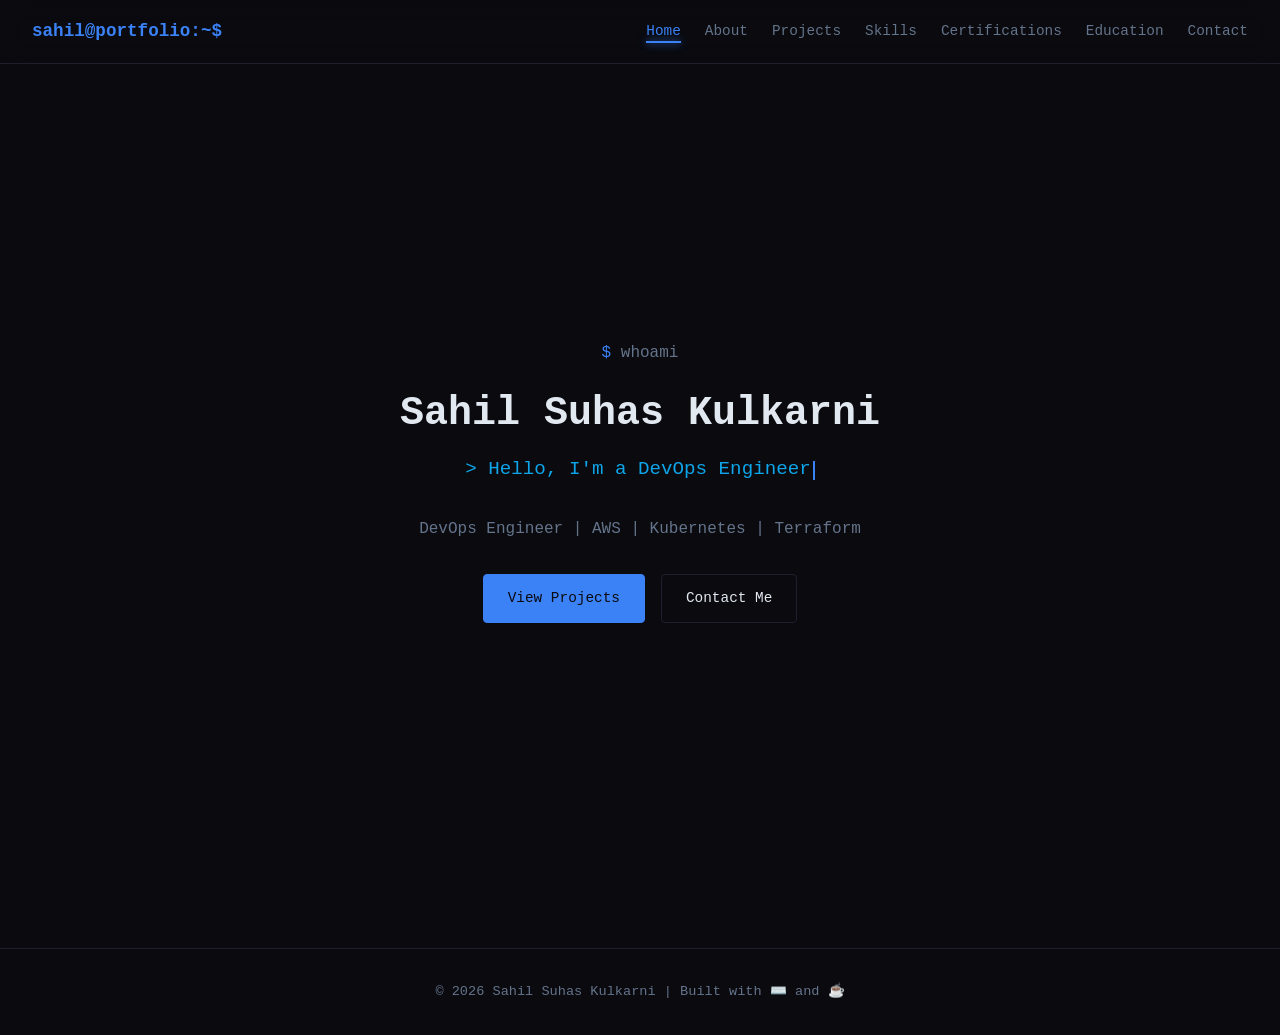
<file: index.html>
<!DOCTYPE html>
<html lang="en">
<head>
  <meta charset="UTF-8">
  <meta name="viewport" content="width=device-width, initial-scale=1.0">
  <title>Sahil Suhas Kulkarni | DevOps Engineer</title>
  <link rel="stylesheet" href="css/style.css">
</head>
<body>
  <nav class="nav">
    <div class="nav-logo">sahil@portfolio:~$</div>
    <button class="nav-toggle" id="navToggle">&#9776;</button>
    <ul class="nav-links" id="navLinks">
      <li><a href="index.html">Home</a></li>
      <li><a href="about.html">About</a></li>
      <li><a href="projects.html">Projects</a></li>
      <li><a href="skills.html">Skills</a></li>
      <li><a href="certifications.html">Certifications</a></li>
      <li><a href="education.html">Education</a></li>
      <li><a href="contact.html">Contact</a></li>
    </ul>
  </nav>

  <main class="main">
    <section class="hero">
      <div class="hero-terminal"><span>$</span> whoami</div>
      <h1 class="hero-title">Sahil Suhas Kulkarni</h1>
      <p class="hero-subtitle"><span id="typed-text"></span><span class="typing-cursor"></span></p>
      <p style="color: var(--text-muted); margin-bottom: 2rem;">DevOps Engineer | AWS | Kubernetes | Terraform</p>
      <div class="hero-cta">
        <a href="projects.html" class="btn btn-primary">View Projects</a>
        <a href="contact.html" class="btn btn-outline">Contact Me</a>
      </div>
    </section>
  </main>

  <footer class="footer">
    <p>&copy; 2026 Sahil Suhas Kulkarni | Built with &#9000;&#65039; and &#9749;</p>
  </footer>

  <script src="js/main.js"></script>
</body>
</html>
</file>
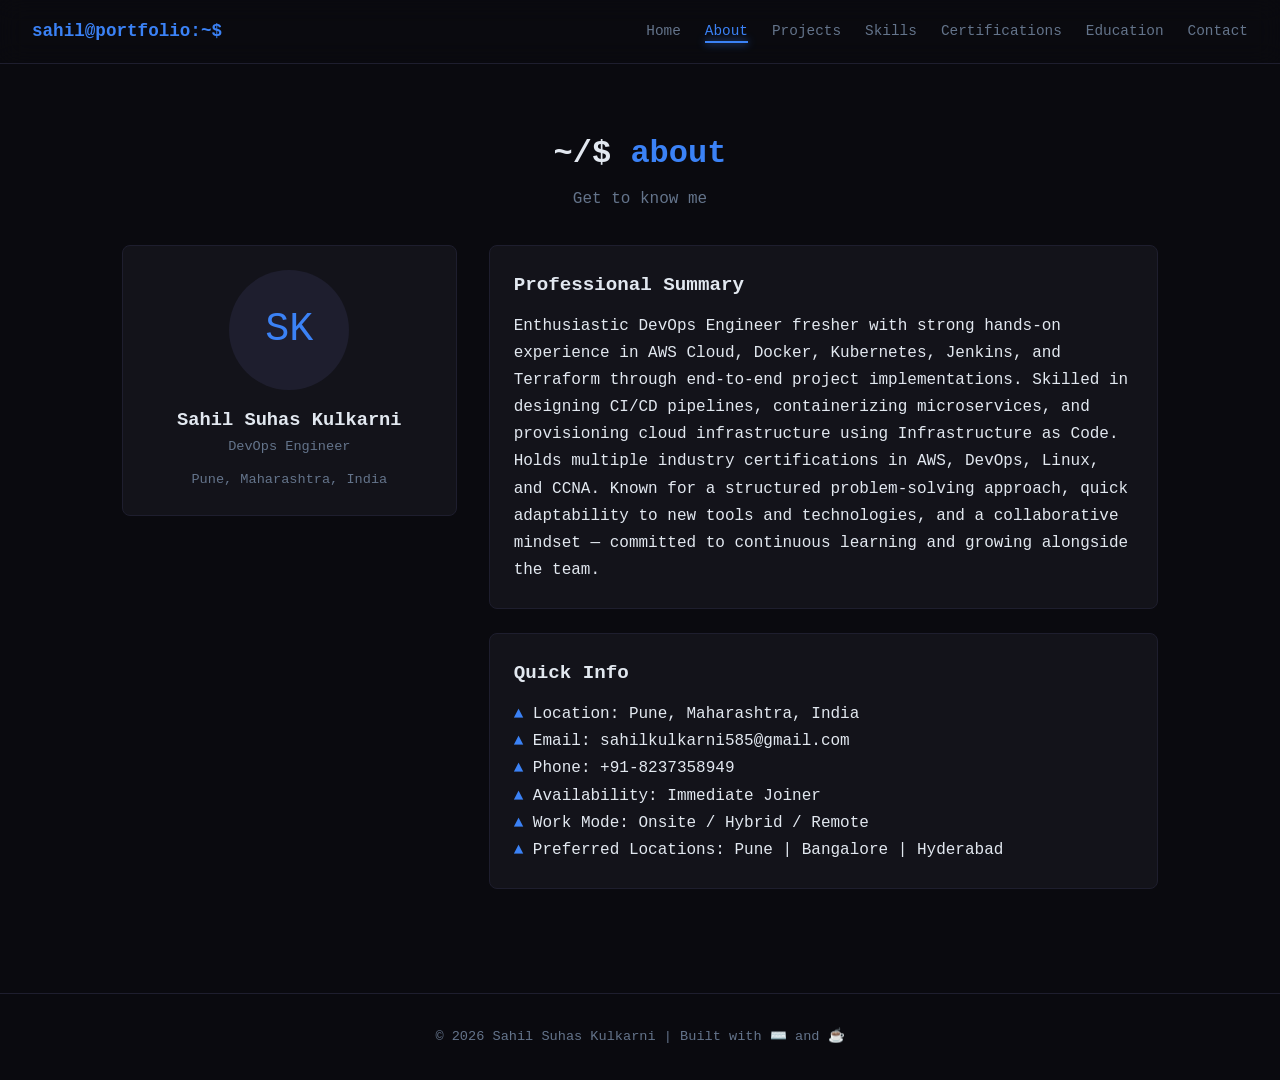
<file: about.html>
<!DOCTYPE html>
<html lang="en">
<head>
  <meta charset="UTF-8">
  <meta name="viewport" content="width=device-width, initial-scale=1.0">
  <title>About | Sahil Suhas Kulkarni</title>
  <link rel="stylesheet" href="css/style.css">
</head>
<body>
  <nav class="nav">
    <div class="nav-logo">sahil@portfolio:~$</div>
    <button class="nav-toggle" id="navToggle">&#9776;</button>
    <ul class="nav-links" id="navLinks">
      <li><a href="index.html">Home</a></li>
      <li><a href="about.html">About</a></li>
      <li><a href="projects.html">Projects</a></li>
      <li><a href="skills.html">Skills</a></li>
      <li><a href="certifications.html">Certifications</a></li>
      <li><a href="education.html">Education</a></li>
      <li><a href="contact.html">Contact</a></li>
    </ul>
  </nav>

  <main class="main">
    <div class="container">
      <div class="page-header">
        <h1>~/$ <span>about</span></h1>
        <p>Get to know me</p>
      </div>
      <div class="about-grid" style="display: grid; grid-template-columns: 1fr 2fr; gap: 2rem; align-items: start;">
        <div class="card fade-in" style="text-align: center;">
          <div style="width: 120px; height: 120px; border-radius: 50%; background: var(--border-color); margin: 0 auto 1rem; display: flex; align-items: center; justify-content: center; font-size: 2.5rem; color: var(--accent-primary);">SK</div>
          <h3>Sahil Suhas Kulkarni</h3>
          <p class="card-meta">DevOps Engineer</p>
          <p style="font-size: 0.85rem; color: var(--text-muted); margin-top: 0.5rem;">Pune, Maharashtra, India</p>
        </div>
        <div>
          <div class="card fade-in">
            <h3 class="card-title">Professional Summary</h3>
            <div class="card-body">
              <p>Enthusiastic DevOps Engineer fresher with strong hands-on experience in AWS Cloud, Docker, Kubernetes, Jenkins, and Terraform through end-to-end project implementations. Skilled in designing CI/CD pipelines, containerizing microservices, and provisioning cloud infrastructure using Infrastructure as Code. Holds multiple industry certifications in AWS, DevOps, Linux, and CCNA. Known for a structured problem-solving approach, quick adaptability to new tools and technologies, and a collaborative mindset &mdash; committed to continuous learning and growing alongside the team.</p>
            </div>
          </div>
          <div class="card fade-in">
            <h3 class="card-title">Quick Info</h3>
            <div class="card-body">
              <p><span style="color: var(--accent-primary);">&#9650;</span> Location: Pune, Maharashtra, India</p>
              <p><span style="color: var(--accent-primary);">&#9650;</span> Email: sahilkulkarni585@gmail.com</p>
              <p><span style="color: var(--accent-primary);">&#9650;</span> Phone: +91-8237358949</p>
              <p><span style="color: var(--accent-primary);">&#9650;</span> Availability: Immediate Joiner</p>
              <p><span style="color: var(--accent-primary);">&#9650;</span> Work Mode: Onsite / Hybrid / Remote</p>
              <p><span style="color: var(--accent-primary);">&#9650;</span> Preferred Locations: Pune | Bangalore | Hyderabad</p>
            </div>
          </div>
        </div>
      </div>
    </div>
  </main>

  <footer class="footer">
    <p>&copy; 2026 Sahil Suhas Kulkarni | Built with &#9000;&#65039; and &#9749;</p>
  </footer>

  <script src="js/main.js"></script>
</body>
</html>
</file>
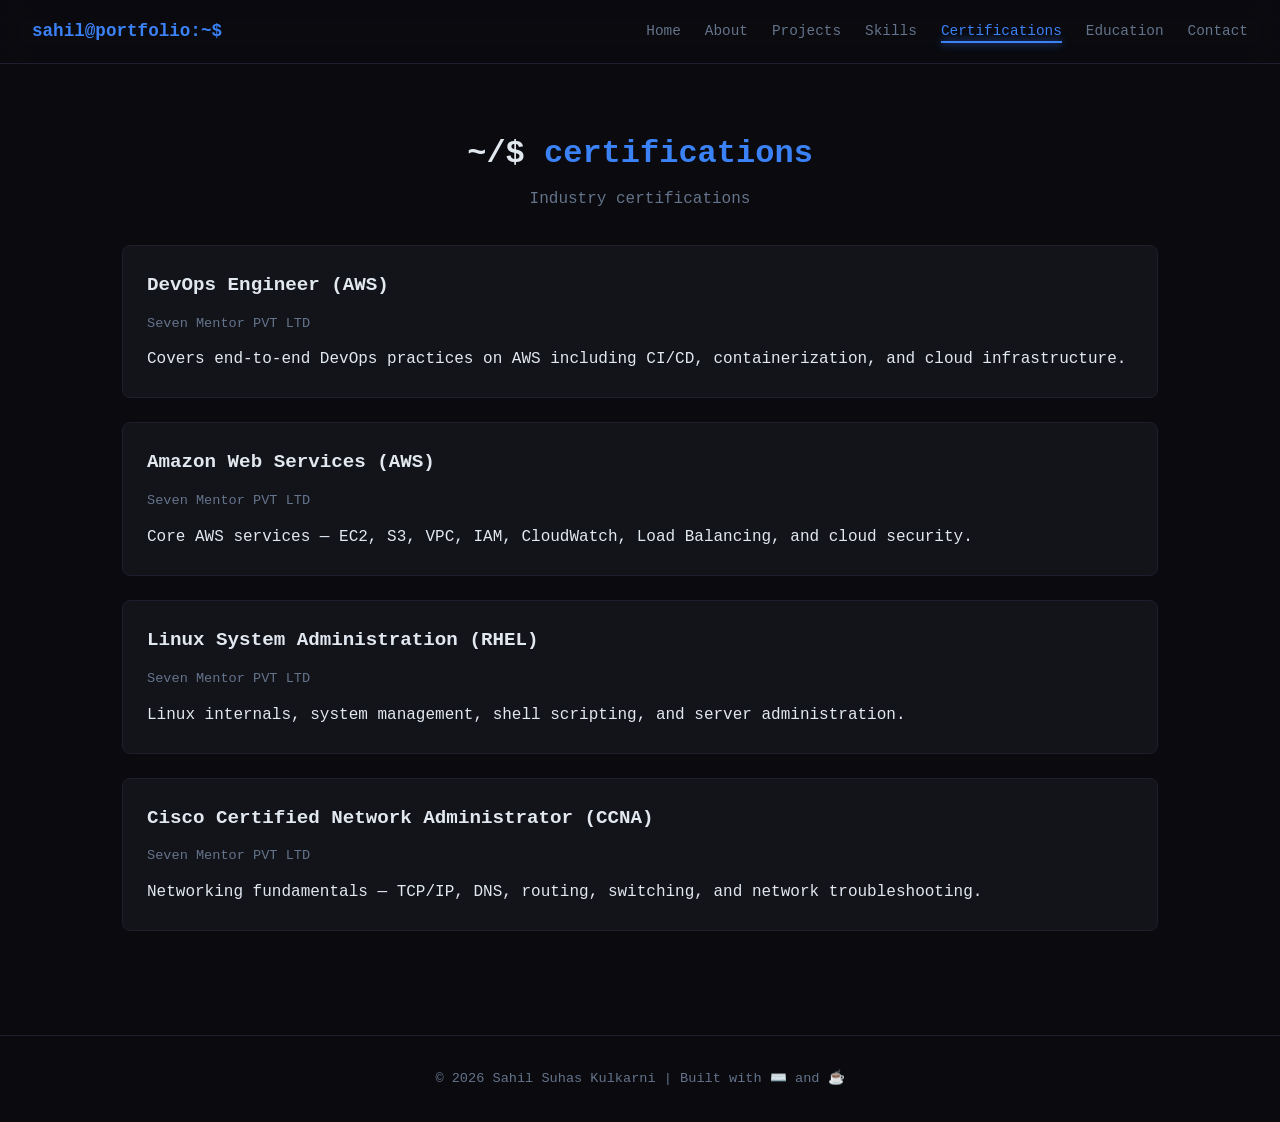
<file: certifications.html>
<!DOCTYPE html>
<html lang="en">
<head>
  <meta charset="UTF-8">
  <meta name="viewport" content="width=device-width, initial-scale=1.0">
  <title>Certifications | Sahil Suhas Kulkarni</title>
  <link rel="stylesheet" href="css/style.css">
</head>
<body>
  <nav class="nav">
    <div class="nav-logo">sahil@portfolio:~$</div>
    <button class="nav-toggle" id="navToggle">&#9776;</button>
    <ul class="nav-links" id="navLinks">
      <li><a href="index.html">Home</a></li>
      <li><a href="about.html">About</a></li>
      <li><a href="projects.html">Projects</a></li>
      <li><a href="skills.html">Skills</a></li>
      <li><a href="certifications.html">Certifications</a></li>
      <li><a href="education.html">Education</a></li>
      <li><a href="contact.html">Contact</a></li>
    </ul>
  </nav>

  <main class="main">
    <div class="container">
      <div class="page-header">
        <h1>~/$ <span>certifications</span></h1>
        <p>Industry certifications</p>
      </div>

      <div class="card fade-in">
        <h3 class="card-title">DevOps Engineer (AWS)</h3>
        <div class="card-meta">Seven Mentor PVT LTD</div>
        <div class="card-body">Covers end-to-end DevOps practices on AWS including CI/CD, containerization, and cloud infrastructure.</div>
      </div>

      <div class="card fade-in">
        <h3 class="card-title">Amazon Web Services (AWS)</h3>
        <div class="card-meta">Seven Mentor PVT LTD</div>
        <div class="card-body">Core AWS services &mdash; EC2, S3, VPC, IAM, CloudWatch, Load Balancing, and cloud security.</div>
      </div>

      <div class="card fade-in">
        <h3 class="card-title">Linux System Administration (RHEL)</h3>
        <div class="card-meta">Seven Mentor PVT LTD</div>
        <div class="card-body">Linux internals, system management, shell scripting, and server administration.</div>
      </div>

      <div class="card fade-in">
        <h3 class="card-title">Cisco Certified Network Administrator (CCNA)</h3>
        <div class="card-meta">Seven Mentor PVT LTD</div>
        <div class="card-body">Networking fundamentals &mdash; TCP/IP, DNS, routing, switching, and network troubleshooting.</div>
      </div>
    </div>
  </main>

  <footer class="footer">
    <p>&copy; 2026 Sahil Suhas Kulkarni | Built with &#9000;&#65039; and &#9749;</p>
  </footer>

  <script src="js/main.js"></script>
</body>
</html>
</file>
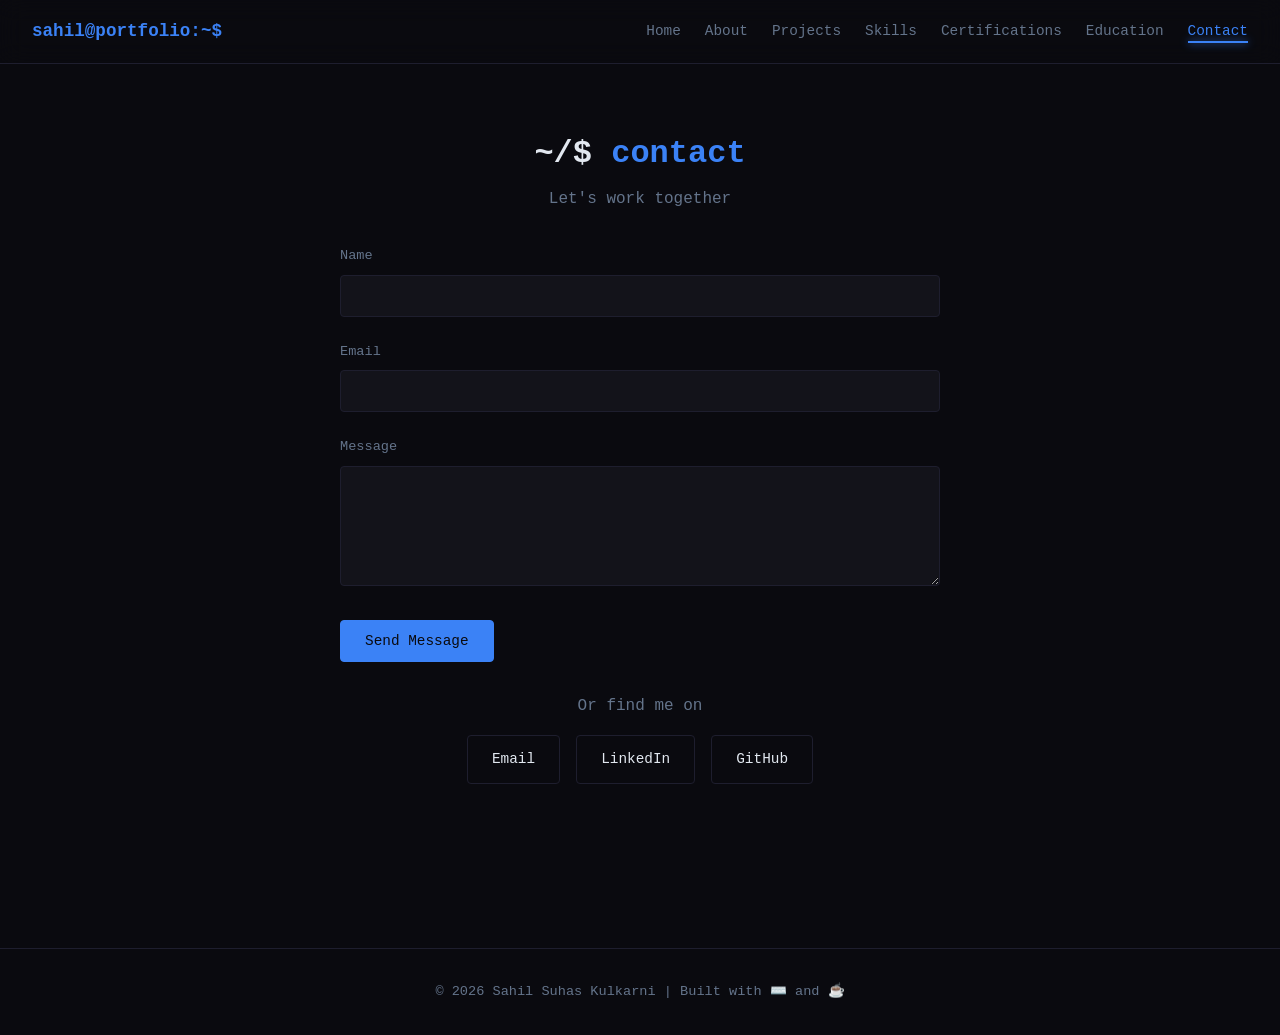
<file: contact.html>
<!DOCTYPE html>
<html lang="en">
<head>
  <meta charset="UTF-8">
  <meta name="viewport" content="width=device-width, initial-scale=1.0">
  <title>Contact | Sahil Suhas Kulkarni</title>
  <link rel="stylesheet" href="css/style.css">
</head>
<body>
  <nav class="nav">
    <div class="nav-logo">sahil@portfolio:~$</div>
    <button class="nav-toggle" id="navToggle">&#9776;</button>
    <ul class="nav-links" id="navLinks">
      <li><a href="index.html">Home</a></li>
      <li><a href="about.html">About</a></li>
      <li><a href="projects.html">Projects</a></li>
      <li><a href="skills.html">Skills</a></li>
      <li><a href="certifications.html">Certifications</a></li>
      <li><a href="education.html">Education</a></li>
      <li><a href="contact.html">Contact</a></li>
    </ul>
  </nav>

  <main class="main">
    <div class="container">
      <div class="page-header">
        <h1>~/$ <span>contact</span></h1>
        <p>Let's work together</p>
      </div>

      <div class="contact-form fade-in">
        <form action="mailto:sahilkulkarni585@gmail.com" method="post" enctype="text/plain">
          <div class="form-group">
            <label for="name">Name</label>
            <input type="text" id="name" name="name" required>
          </div>
          <div class="form-group">
            <label for="email">Email</label>
            <input type="email" id="email" name="email" required>
          </div>
          <div class="form-group">
            <label for="message">Message</label>
            <textarea id="message" name="message" required></textarea>
          </div>
          <button type="submit" class="btn btn-primary">Send Message</button>
        </form>
      </div>

      <div class="social-links fade-in">
        <p>Or find me on</p>
        <div class="social-row">
          <a href="mailto:sahilkulkarni585@gmail.com" class="btn btn-outline">Email</a>
          <a href="https://linkedin.com/in/sahil-kulkarni-9b40b3254" class="btn btn-outline" target="_blank" rel="noopener">LinkedIn</a>
          <a href="https://github.com/sahilk-2002" class="btn btn-outline" target="_blank" rel="noopener">GitHub</a>
        </div>
      </div>
    </div>
  </main>

  <footer class="footer">
    <p>&copy; 2026 Sahil Suhas Kulkarni | Built with &#9000;&#65039; and &#9749;</p>
  </footer>

  <script src="js/main.js"></script>
</body>
</html>
</file>
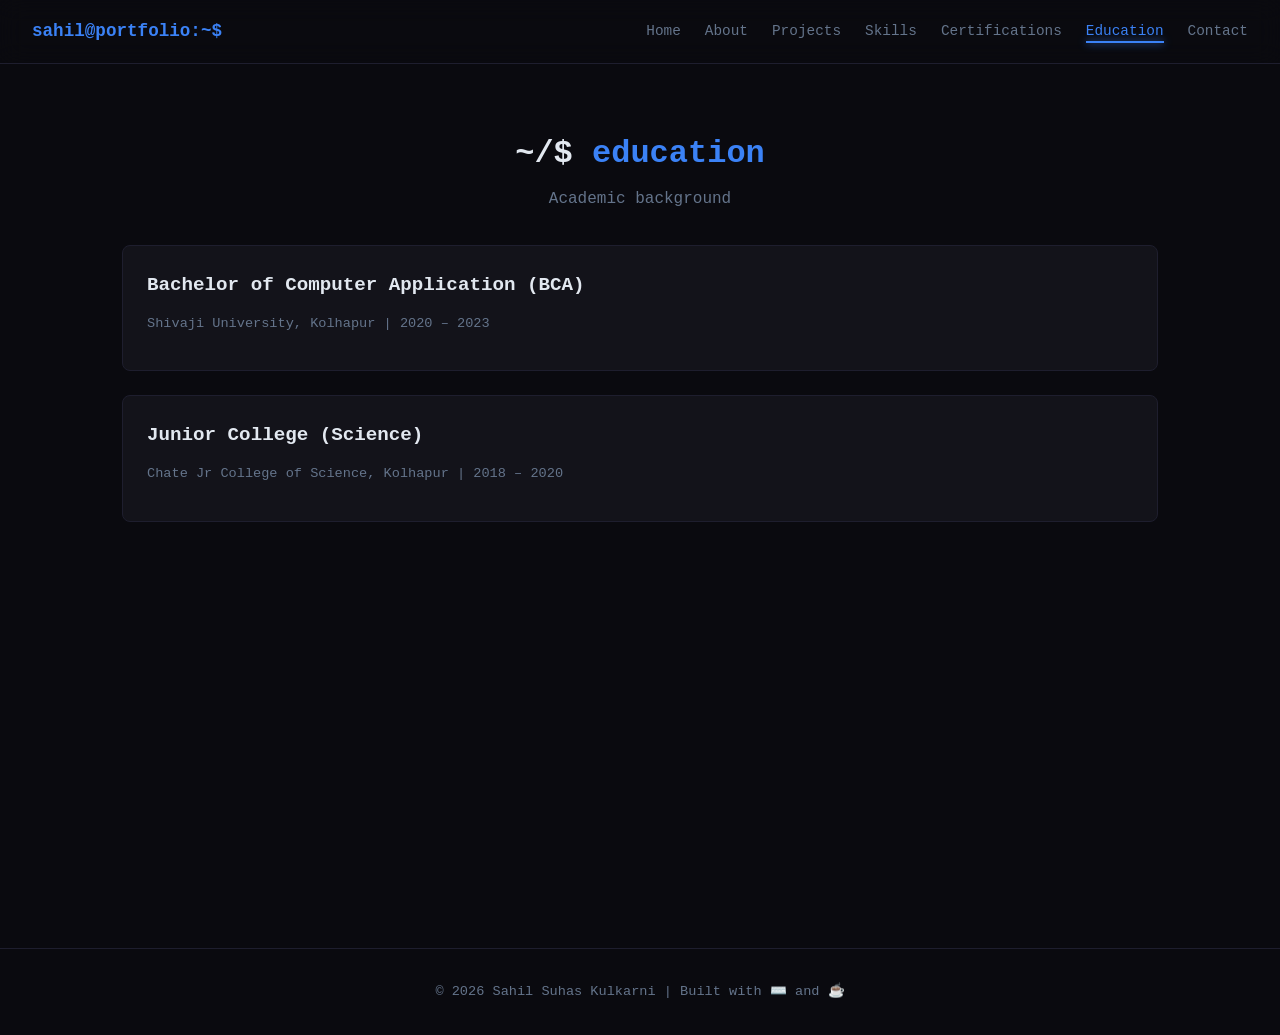
<file: education.html>
<!DOCTYPE html>
<html lang="en">
<head>
  <meta charset="UTF-8">
  <meta name="viewport" content="width=device-width, initial-scale=1.0">
  <title>Education | Sahil Suhas Kulkarni</title>
  <link rel="stylesheet" href="css/style.css">
</head>
<body>
  <nav class="nav">
    <div class="nav-logo">sahil@portfolio:~$</div>
    <button class="nav-toggle" id="navToggle">&#9776;</button>
    <ul class="nav-links" id="navLinks">
      <li><a href="index.html">Home</a></li>
      <li><a href="about.html">About</a></li>
      <li><a href="projects.html">Projects</a></li>
      <li><a href="skills.html">Skills</a></li>
      <li><a href="certifications.html">Certifications</a></li>
      <li><a href="education.html">Education</a></li>
      <li><a href="contact.html">Contact</a></li>
    </ul>
  </nav>

  <main class="main">
    <div class="container">
      <div class="page-header">
        <h1>~/$ <span>education</span></h1>
        <p>Academic background</p>
      </div>

      <div class="card fade-in">
        <h3 class="card-title">Bachelor of Computer Application (BCA)</h3>
        <div class="card-meta">Shivaji University, Kolhapur | 2020 &ndash; 2023</div>
      </div>

      <div class="card fade-in">
        <h3 class="card-title">Junior College (Science)</h3>
        <div class="card-meta">Chate Jr College of Science, Kolhapur | 2018 &ndash; 2020</div>
      </div>
    </div>
  </main>

  <footer class="footer">
    <p>&copy; 2026 Sahil Suhas Kulkarni | Built with &#9000;&#65039; and &#9749;</p>
  </footer>

  <script src="js/main.js"></script>
</body>
</html>
</file>
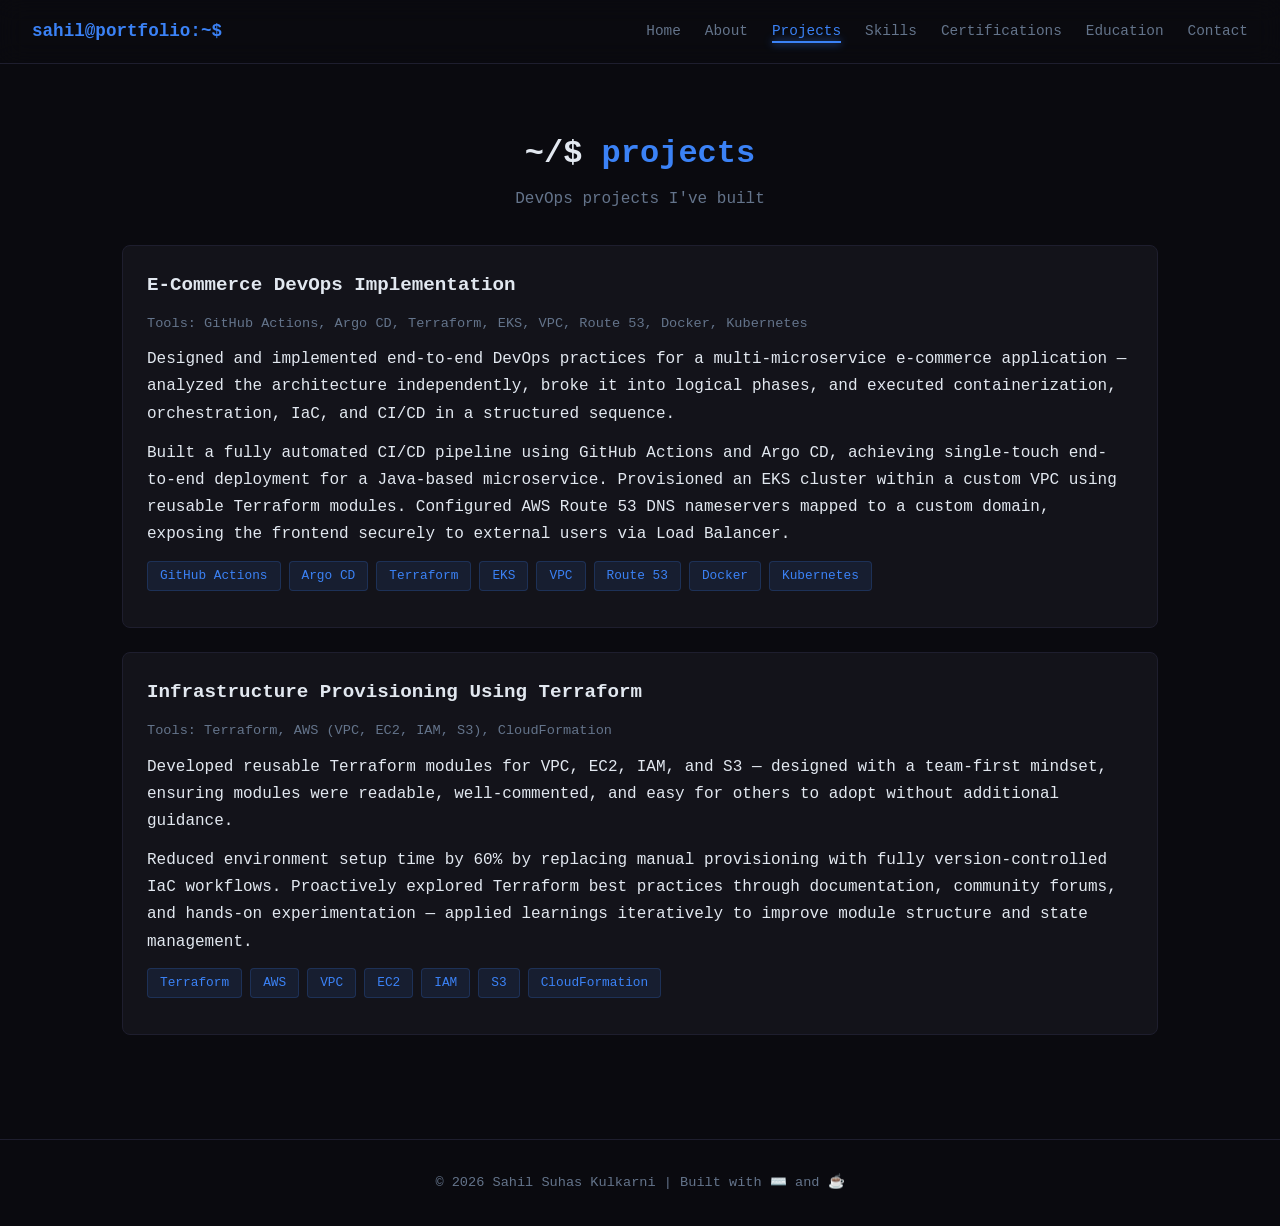
<file: projects.html>
<!DOCTYPE html>
<html lang="en">
<head>
  <meta charset="UTF-8">
  <meta name="viewport" content="width=device-width, initial-scale=1.0">
  <title>Projects | Sahil Suhas Kulkarni</title>
  <link rel="stylesheet" href="css/style.css">
</head>
<body>
  <nav class="nav">
    <div class="nav-logo">sahil@portfolio:~$</div>
    <button class="nav-toggle" id="navToggle">&#9776;</button>
    <ul class="nav-links" id="navLinks">
      <li><a href="index.html">Home</a></li>
      <li><a href="about.html">About</a></li>
      <li><a href="projects.html">Projects</a></li>
      <li><a href="skills.html">Skills</a></li>
      <li><a href="certifications.html">Certifications</a></li>
      <li><a href="education.html">Education</a></li>
      <li><a href="contact.html">Contact</a></li>
    </ul>
  </nav>

  <main class="main">
    <div class="container">
      <div class="page-header">
        <h1>~/$ <span>projects</span></h1>
        <p>DevOps projects I've built</p>
      </div>

      <div class="card fade-in">
        <h3 class="card-title">E-Commerce DevOps Implementation</h3>
        <div class="card-meta">Tools: GitHub Actions, Argo CD, Terraform, EKS, VPC, Route 53, Docker, Kubernetes</div>
        <div class="card-body">
          <p>Designed and implemented end-to-end DevOps practices for a multi-microservice e-commerce application &mdash; analyzed the architecture independently, broke it into logical phases, and executed containerization, orchestration, IaC, and CI/CD in a structured sequence.</p>
          <p style="margin-top: 0.75rem;">Built a fully automated CI/CD pipeline using GitHub Actions and Argo CD, achieving single-touch end-to-end deployment for a Java-based microservice. Provisioned an EKS cluster within a custom VPC using reusable Terraform modules. Configured AWS Route 53 DNS nameservers mapped to a custom domain, exposing the frontend securely to external users via Load Balancer.</p>
        </div>
        <div class="tags">
          <span class="tag">GitHub Actions</span>
          <span class="tag">Argo CD</span>
          <span class="tag">Terraform</span>
          <span class="tag">EKS</span>
          <span class="tag">VPC</span>
          <span class="tag">Route 53</span>
          <span class="tag">Docker</span>
          <span class="tag">Kubernetes</span>
        </div>
      </div>

      <div class="card fade-in">
        <h3 class="card-title">Infrastructure Provisioning Using Terraform</h3>
        <div class="card-meta">Tools: Terraform, AWS (VPC, EC2, IAM, S3), CloudFormation</div>
        <div class="card-body">
          <p>Developed reusable Terraform modules for VPC, EC2, IAM, and S3 &mdash; designed with a team-first mindset, ensuring modules were readable, well-commented, and easy for others to adopt without additional guidance.</p>
          <p style="margin-top: 0.75rem;">Reduced environment setup time by 60% by replacing manual provisioning with fully version-controlled IaC workflows. Proactively explored Terraform best practices through documentation, community forums, and hands-on experimentation &mdash; applied learnings iteratively to improve module structure and state management.</p>
        </div>
        <div class="tags">
          <span class="tag">Terraform</span>
          <span class="tag">AWS</span>
          <span class="tag">VPC</span>
          <span class="tag">EC2</span>
          <span class="tag">IAM</span>
          <span class="tag">S3</span>
          <span class="tag">CloudFormation</span>
        </div>
      </div>
    </div>
  </main>

  <footer class="footer">
    <p>&copy; 2026 Sahil Suhas Kulkarni | Built with &#9000;&#65039; and &#9749;</p>
  </footer>

  <script src="js/main.js"></script>
</body>
</html>
</file>
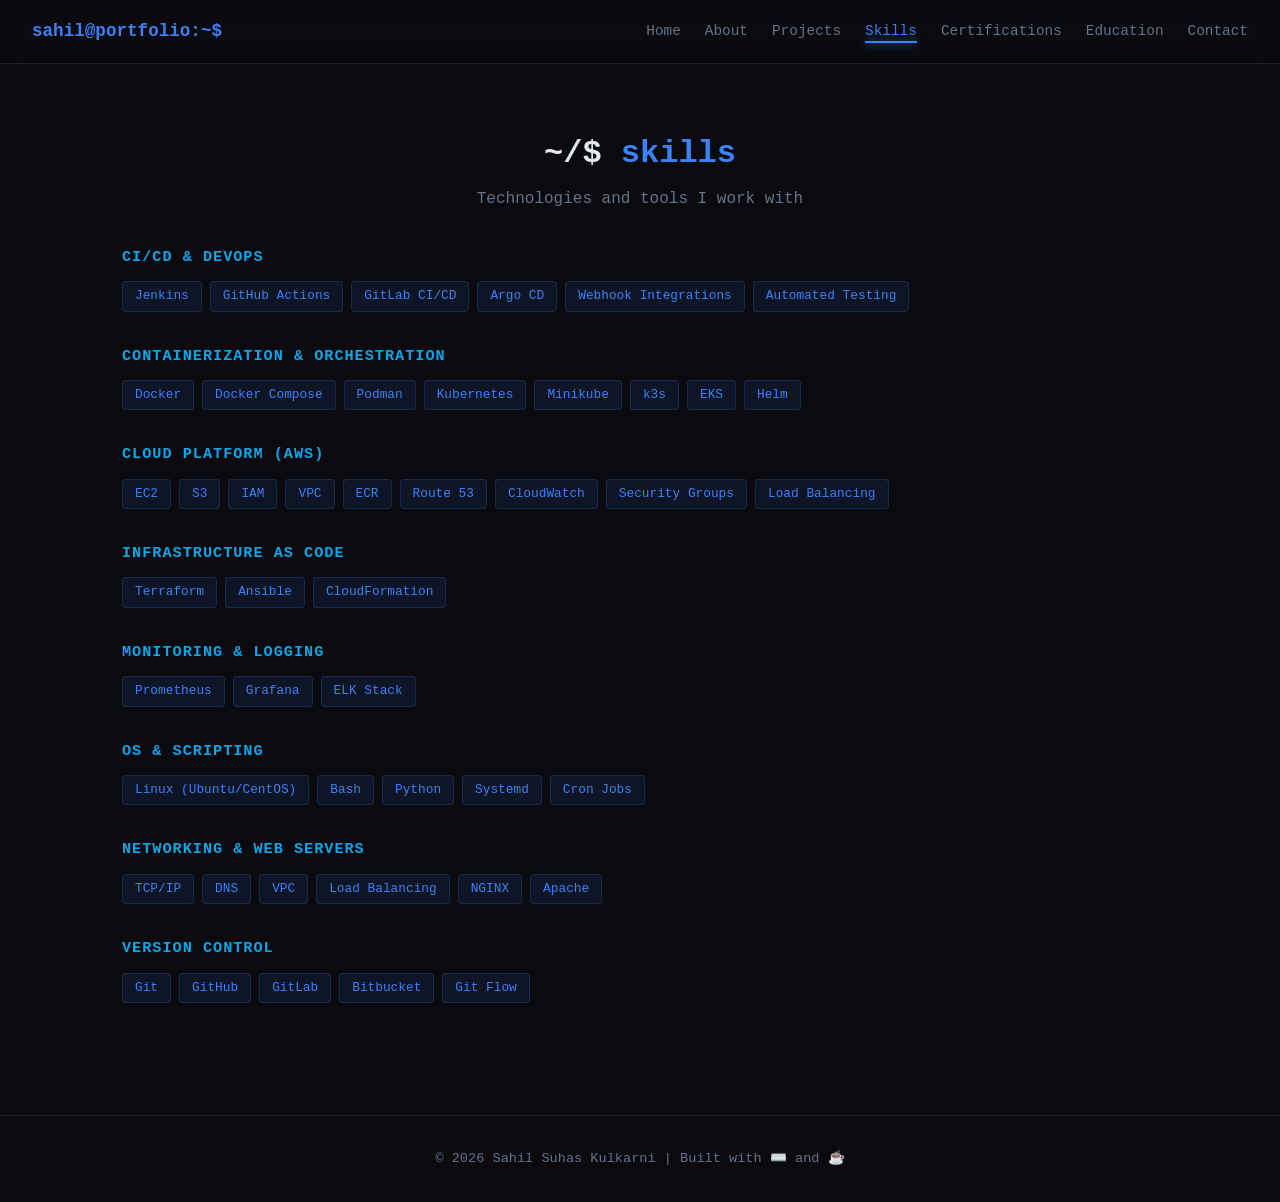
<file: skills.html>
<!DOCTYPE html>
<html lang="en">
<head>
  <meta charset="UTF-8">
  <meta name="viewport" content="width=device-width, initial-scale=1.0">
  <title>Skills | Sahil Suhas Kulkarni</title>
  <link rel="stylesheet" href="css/style.css">
</head>
<body>
  <nav class="nav">
    <div class="nav-logo">sahil@portfolio:~$</div>
    <button class="nav-toggle" id="navToggle">&#9776;</button>
    <ul class="nav-links" id="navLinks">
      <li><a href="index.html">Home</a></li>
      <li><a href="about.html">About</a></li>
      <li><a href="projects.html">Projects</a></li>
      <li><a href="skills.html">Skills</a></li>
      <li><a href="certifications.html">Certifications</a></li>
      <li><a href="education.html">Education</a></li>
      <li><a href="contact.html">Contact</a></li>
    </ul>
  </nav>

  <main class="main">
    <div class="container">
      <div class="page-header">
        <h1>~/$ <span>skills</span></h1>
        <p>Technologies and tools I work with</p>
      </div>

      <div class="skill-category fade-in">
        <h3>CI/CD & DevOps</h3>
        <div class="skill-grid">
          <span class="tag">Jenkins</span>
          <span class="tag">GitHub Actions</span>
          <span class="tag">GitLab CI/CD</span>
          <span class="tag">Argo CD</span>
          <span class="tag">Webhook Integrations</span>
          <span class="tag">Automated Testing</span>
        </div>
      </div>

      <div class="skill-category fade-in">
        <h3>Containerization & Orchestration</h3>
        <div class="skill-grid">
          <span class="tag">Docker</span>
          <span class="tag">Docker Compose</span>
          <span class="tag">Podman</span>
          <span class="tag">Kubernetes</span>
          <span class="tag">Minikube</span>
          <span class="tag">k3s</span>
          <span class="tag">EKS</span>
          <span class="tag">Helm</span>
        </div>
      </div>

      <div class="skill-category fade-in">
        <h3>Cloud Platform (AWS)</h3>
        <div class="skill-grid">
          <span class="tag">EC2</span>
          <span class="tag">S3</span>
          <span class="tag">IAM</span>
          <span class="tag">VPC</span>
          <span class="tag">ECR</span>
          <span class="tag">Route 53</span>
          <span class="tag">CloudWatch</span>
          <span class="tag">Security Groups</span>
          <span class="tag">Load Balancing</span>
        </div>
      </div>

      <div class="skill-category fade-in">
        <h3>Infrastructure as Code</h3>
        <div class="skill-grid">
          <span class="tag">Terraform</span>
          <span class="tag">Ansible</span>
          <span class="tag">CloudFormation</span>
        </div>
      </div>

      <div class="skill-category fade-in">
        <h3>Monitoring & Logging</h3>
        <div class="skill-grid">
          <span class="tag">Prometheus</span>
          <span class="tag">Grafana</span>
          <span class="tag">ELK Stack</span>
        </div>
      </div>

      <div class="skill-category fade-in">
        <h3>OS & Scripting</h3>
        <div class="skill-grid">
          <span class="tag">Linux (Ubuntu/CentOS)</span>
          <span class="tag">Bash</span>
          <span class="tag">Python</span>
          <span class="tag">Systemd</span>
          <span class="tag">Cron Jobs</span>
        </div>
      </div>

      <div class="skill-category fade-in">
        <h3>Networking & Web Servers</h3>
        <div class="skill-grid">
          <span class="tag">TCP/IP</span>
          <span class="tag">DNS</span>
          <span class="tag">VPC</span>
          <span class="tag">Load Balancing</span>
          <span class="tag">NGINX</span>
          <span class="tag">Apache</span>
        </div>
      </div>

      <div class="skill-category fade-in">
        <h3>Version Control</h3>
        <div class="skill-grid">
          <span class="tag">Git</span>
          <span class="tag">GitHub</span>
          <span class="tag">GitLab</span>
          <span class="tag">Bitbucket</span>
          <span class="tag">Git Flow</span>
        </div>
      </div>
    </div>
  </main>

  <footer class="footer">
    <p>&copy; 2026 Sahil Suhas Kulkarni | Built with &#9000;&#65039; and &#9749;</p>
  </footer>

  <script src="js/main.js"></script>
</body>
</html>
</file>
<file: css/style.css>
:root {
  --bg-primary: #0a0a0f;
  --bg-secondary: #13131a;
  --border-color: #1e1e2e;
  --accent-primary: #3b82f6;
  --accent-secondary: #0ea5e9;
  --text-primary: #e2e8f0;
  --text-muted: #64748b;
  --font-mono: 'SF Mono', 'Fira Code', 'Cascadia Code', 'JetBrains Mono', Consolas, monospace;
  --nav-height: 64px;
}

* { margin: 0; padding: 0; box-sizing: border-box; }

body {
  font-family: var(--font-mono);
  background: var(--bg-primary);
  color: var(--text-primary);
  line-height: 1.6;
  min-height: 100vh;
}

.nav {
  position: fixed;
  top: 0;
  width: 100%;
  height: var(--nav-height);
  background: rgba(10, 10, 15, 0.8);
  backdrop-filter: blur(12px);
  -webkit-backdrop-filter: blur(12px);
  border-bottom: 1px solid var(--border-color);
  z-index: 1000;
  display: flex;
  align-items: center;
  justify-content: space-between;
  padding: 0 2rem;
}

.nav-logo {
  color: var(--accent-primary);
  font-weight: bold;
  font-size: 1.1rem;
}

.nav-links { display: flex; gap: 1.5rem; list-style: none; }

.nav-links a {
  color: var(--text-muted);
  text-decoration: none;
  font-size: 0.9rem;
  transition: color 0.2s;
  position: relative;
}

.nav-links a:hover, .nav-links a.active { color: var(--accent-primary); }

.nav-links a.active::after {
  content: '';
  position: absolute;
  bottom: -4px;
  left: 0;
  right: 0;
  height: 2px;
  background: var(--accent-primary);
  box-shadow: 0 0 8px var(--accent-primary);
}

.nav-toggle {
  display: none;
  cursor: pointer;
  color: var(--text-primary);
  font-size: 1.5rem;
  background: none;
  border: none;
  font-family: var(--font-mono);
}

.main { margin-top: var(--nav-height); min-height: calc(100vh - var(--nav-height)); }

.container { max-width: 1100px; margin: 0 auto; padding: 2rem; }

.hero {
  display: flex;
  flex-direction: column;
  justify-content: center;
  align-items: center;
  min-height: calc(100vh - var(--nav-height));
  text-align: center;
  padding: 2rem;
}

.hero-terminal {
  font-size: 1rem;
  color: var(--text-muted);
  margin-bottom: 1rem;
}

.hero-terminal span { color: var(--accent-primary); }

.hero-title {
  font-size: 2.5rem;
  font-weight: bold;
  margin-bottom: 0.5rem;
}

.hero-subtitle {
  font-size: 1.2rem;
  color: var(--accent-secondary);
  margin-bottom: 2rem;
  min-height: 1.8rem;
}

.hero-cta { display: flex; gap: 1rem; flex-wrap: wrap; justify-content: center; }

.btn {
  display: inline-block;
  padding: 0.75rem 1.5rem;
  border-radius: 4px;
  text-decoration: none;
  font-family: var(--font-mono);
  font-size: 0.9rem;
  cursor: pointer;
  transition: all 0.2s;
  border: 1px solid transparent;
}

.btn-primary {
  background: var(--accent-primary);
  color: var(--bg-primary);
  border-color: var(--accent-primary);
}

.btn-primary:hover { box-shadow: 0 0 16px var(--accent-primary); }

.btn-outline {
  background: transparent;
  color: var(--text-primary);
  border-color: var(--border-color);
}

.btn-outline:hover { border-color: var(--accent-primary); color: var(--accent-primary); }

.page-header { padding: 2rem 0 2rem; text-align: center; }

.page-header h1 { font-size: 2rem; margin-bottom: 0.5rem; }

.page-header h1 span { color: var(--accent-primary); }

.page-header p { color: var(--text-muted); }

.card {
  background: var(--bg-secondary);
  border: 1px solid var(--border-color);
  border-radius: 8px;
  padding: 1.5rem;
  margin-bottom: 1.5rem;
  transition: border-color 0.2s, box-shadow 0.2s;
}

.card:hover { border-color: var(--accent-primary); box-shadow: 0 0 12px rgba(59, 130, 246, 0.1); }

.card-title { font-size: 1.2rem; font-weight: bold; margin-bottom: 0.75rem; }

.card-body { color: var(--text-primary); line-height: 1.7; }

.card-meta { color: var(--text-muted); font-size: 0.85rem; margin-bottom: 0.75rem; }

.tags { display: flex; flex-wrap: wrap; gap: 0.5rem; margin: 0.75rem 0; }

.tag {
  display: inline-block;
  padding: 0.25rem 0.75rem;
  background: rgba(59, 130, 246, 0.1);
  color: var(--accent-primary);
  border: 1px solid rgba(59, 130, 246, 0.2);
  border-radius: 4px;
  font-size: 0.8rem;
}

.skill-category { margin-bottom: 2rem; }

.skill-category h3 {
  color: var(--accent-secondary);
  margin-bottom: 0.75rem;
  font-size: 0.95rem;
  text-transform: uppercase;
  letter-spacing: 1px;
}

.skill-grid { display: flex; flex-wrap: wrap; gap: 0.5rem; }

.contact-form { max-width: 600px; margin: 0 auto; }

.form-group { margin-bottom: 1.5rem; }

.form-group label {
  display: block;
  margin-bottom: 0.5rem;
  color: var(--text-muted);
  font-size: 0.85rem;
}

.form-group input, .form-group textarea {
  width: 100%;
  padding: 0.75rem;
  background: var(--bg-secondary);
  border: 1px solid var(--border-color);
  border-radius: 4px;
  color: var(--text-primary);
  font-family: var(--font-mono);
  font-size: 0.9rem;
  transition: border-color 0.2s;
}

.form-group input:focus, .form-group textarea:focus {
  outline: none;
  border-color: var(--accent-primary);
}

.form-group textarea { min-height: 120px; resize: vertical; }

.social-links {
  margin-top: 2rem;
  text-align: center;
}

.social-links p { color: var(--text-muted); margin-bottom: 1rem; }

.social-row { display: flex; gap: 1rem; justify-content: center; flex-wrap: wrap; }

.footer {
  text-align: center;
  padding: 2rem;
  border-top: 1px solid var(--border-color);
  color: var(--text-muted);
  font-size: 0.85rem;
  margin-top: 3rem;
}

@media (max-width: 768px) {
  .nav-links {
    display: none;
    position: absolute;
    top: var(--nav-height);
    left: 0;
    right: 0;
    background: var(--bg-secondary);
    flex-direction: column;
    padding: 1rem;
    border-bottom: 1px solid var(--border-color);
  }

  .nav-links.open { display: flex; }

  .nav-toggle { display: block; }

  .hero-title { font-size: 1.8rem; }

  .hero-subtitle { font-size: 1rem; }

  .container { padding: 1.5rem; }

  .about-grid { grid-template-columns: 1fr !important; }
}

.typing-cursor {
  display: inline-block;
  width: 2px;
  height: 1em;
  background: var(--accent-primary);
  margin-left: 2px;
  animation: blink 0.8s step-end infinite;
  vertical-align: text-bottom;
}

@keyframes blink { 50% { opacity: 0; } }

.fade-in {
  opacity: 0;
  transform: translateY(16px);
  transition: opacity 0.5s, transform 0.5s;
}

.fade-in.visible { opacity: 1; transform: translateY(0); }
</file>
